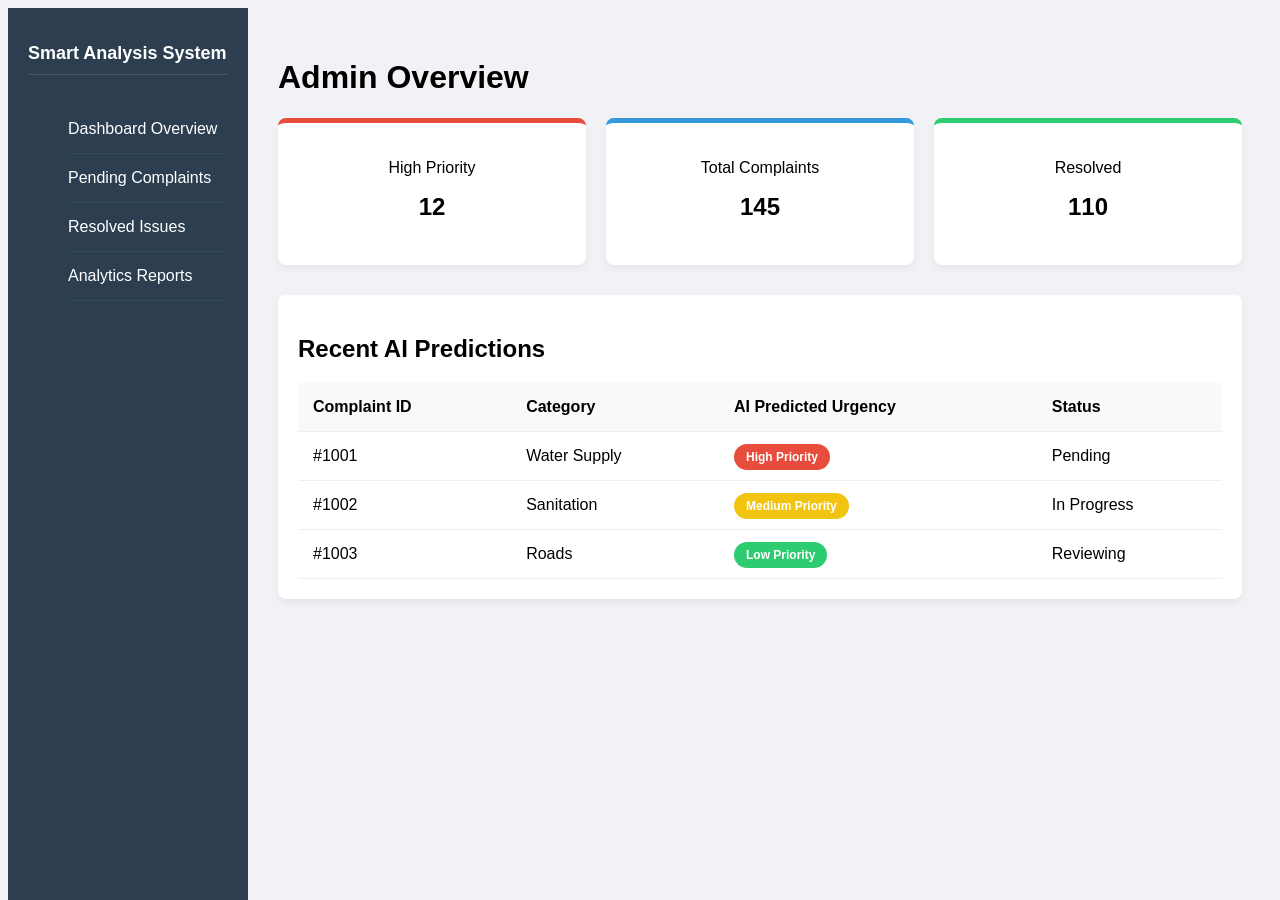
<file: 1fixed-complaint-system/frontend/admin.html>
<!DOCTYPE html>
<html>
<head>
    <title>Admin Dashboard | Smart Analysis System</title>
    <link rel="stylesheet" href="style2.css">
</head>
<body>

    <div class="sidebar">
        <h2>Smart Analysis System</h2>
        <ul>
            <li>Dashboard Overview</li>
            <li>Pending Complaints</li>
            <li>Resolved Issues</li>
            <li>Analytics Reports</li>
        </ul>
    </div>

    <div class="main-content">
        <h1>Admin Overview</h1>
        
        <div class="dashboard-cards">
            <div class="card" style="border-top: 5px solid #e74c3c;">
                <p>High Priority</p>
                <h3>12</h3>
            </div>
            <div class="card" style="border-top: 5px solid #3498db;">
                <p>Total Complaints</p>
                <h3>145</h3>
            </div>
            <div class="card" style="border-top: 5px solid #2ecc71;">
                <p>Resolved</p>
                <h3>110</h3>
            </div>
        </div>

        <div class="table-container">
            <h2>Recent AI Predictions</h2>
            <table>
                <thead>
                    <tr>
                        <th>Complaint ID</th>
                        <th>Category</th>
                        <th>AI Predicted Urgency</th>
                        <th>Status</th>
                    </tr>
                </thead>
                <tbody>
                    <tr>
                        <td>#1001</td>
                        <td>Water Supply</td>
                        <td><span class="priority-badge priority-high">High Priority</span></td>
                        <td>Pending</td>
                    </tr>
                    <tr>
                        <td>#1002</td>
                        <td>Sanitation</td>
                        <td><span class="priority-badge priority-medium">Medium Priority</span></td>
                        <td>In Progress</td>
                    </tr>
                    <tr>
                        <td>#1003</td>
                        <td>Roads</td>
                        <td><span class="priority-badge priority-low">Low Priority</span></td>
                        <td>Reviewing</td>
                    </tr>
                </tbody>
            </table>
        </div>
    </div>

</body>
</html>
</file>
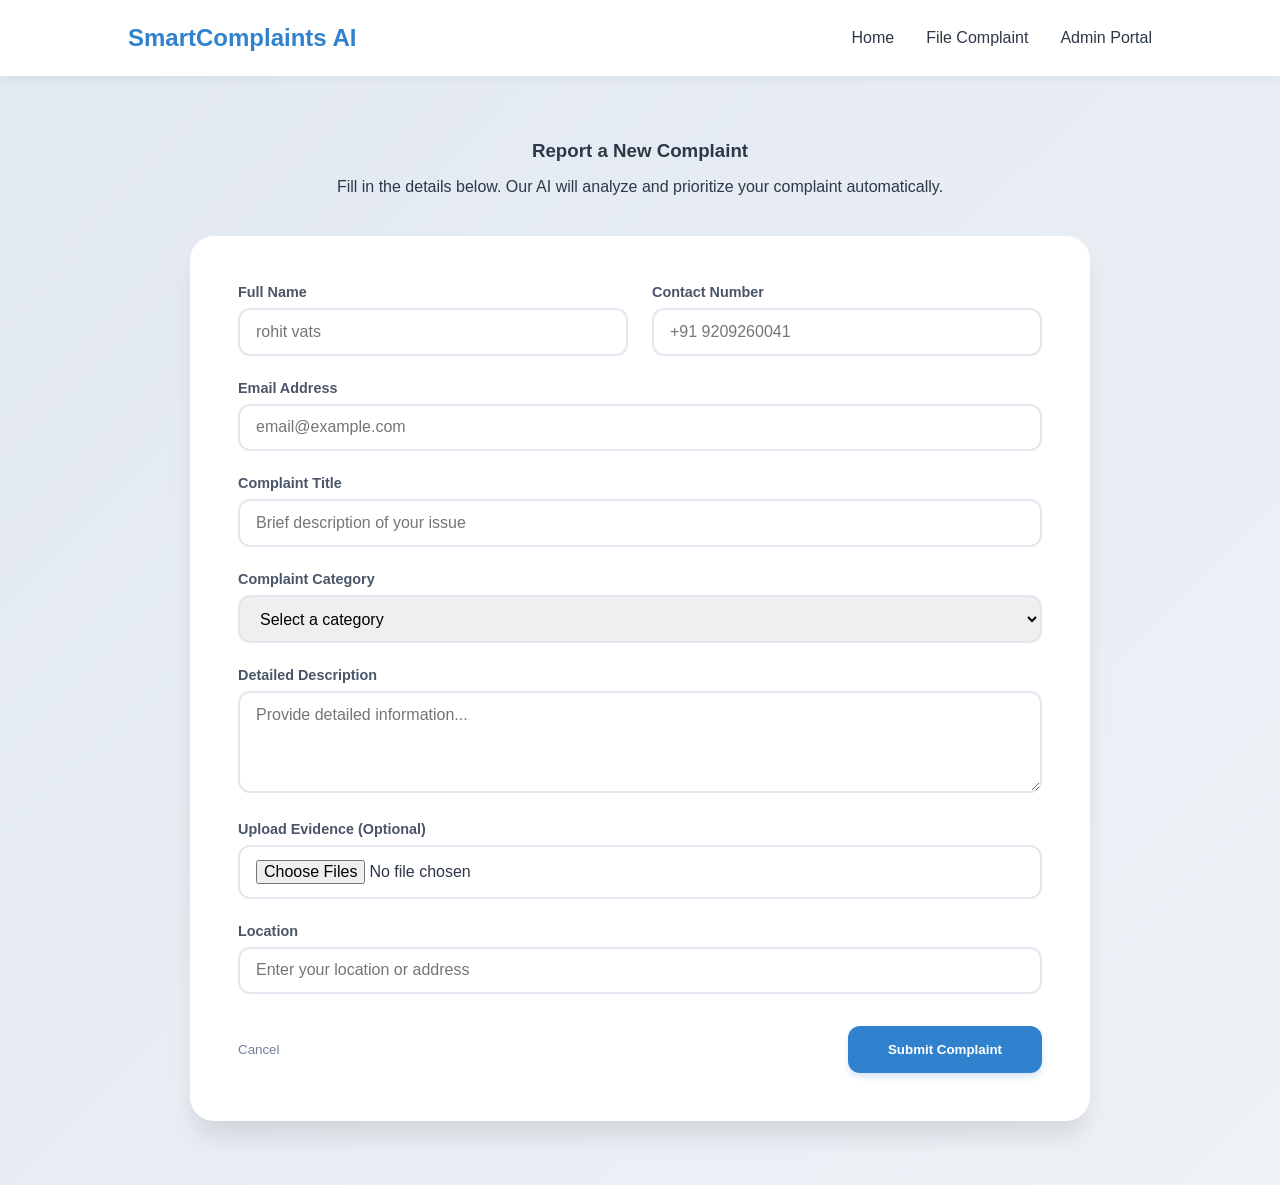
<file: 1fixed-complaint-system/frontend/report.html>
<!DOCTYPE html>
<html>
<head> 
    <title>File a Complaint | SmartComplaints AI</title>
    <link rel="stylesheet" href="style1.css">
</head>
<body>

    <nav>
        <div class="logo">SmartComplaints AI</div>
        <ul class="nav-links">
            <li><a href="index.html">Home</a></li>
            <li><a href="report.html">File Complaint</a></li>
            <li><a href="admin.html">Admin Portal</a></li>
        </ul>
    </nav>

    <section id="report-form" class="py-16">
        <div class="container">
            <div class="text-center mb-8">
                <h3 class="text-3xl font-bold mb-4">Report a New Complaint</h3>
                <p>Fill in the details below. Our AI will analyze and prioritize your complaint automatically.</p>
            </div>
            
            <form id="complaint-form">
                <div class="grid">
                    <div>
                        <label>Full Name</label>
                        <input type="text" placeholder="rohit vats" required>
                    </div>
                    <div>
                        <label>Contact Number</label>
                        <input type="tel" placeholder="+91 9209260041" required>
                    </div>
                    <div class="md:col-span-2">
                        <label>Email Address</label>
                        <input type="email" placeholder="email@example.com" required>
                    </div>
                    <div class="md:col-span-2">
                        <label>Complaint Title</label>
                        <input type="text" placeholder="Brief description of your issue" required>
                    </div>
                    <div class="md:col-span-2">
                        <label>Complaint Category</label>
                        <select required>
                            <option value="">Select a category</option>
                            <option value="infrastructure">Infrastructure & Roads</option>
                            <option value="sanitation">Sanitation & Waste Management</option>
                            <option value="water">Water Supply</option>
                            <option value="electricity">Electricity Issues</option>
                            <option value="security">Public Safety & Security</option>
                            <option value="other">Other</option>
                        </select>
                    </div>
                    <div class="md:col-span-2">
                        <label>Detailed Description</label>
                        <textarea rows="4" placeholder="Provide detailed information..." required></textarea>
                    </div>
                    <div class="md:col-span-2">
                        <label>Upload Evidence (Optional)</label>
                        <input type="file" multiple>
                    </div>
                    <div class="md:col-span-2">
                        <label>Location</label>
                        <input type="text" placeholder="Enter your location or address" required>
                    </div>
                </div>
                
                <div class="mt-8 flex justify-between">
                    <button type="button" id="cancel-btn">Cancel</button>
                    <button type="submit" class="btn-submit">Submit Complaint</button>
                </div>
            </form>
        </div>
    </section>

</body>
</html>
</file>
<file: 1fixed-complaint-system/frontend/style2.css>
<style>
        * { box-sizing: border-box; margin: 0; padding: 0; }
        body { font-family: 'Arial', sans-serif; display: flex; background: #f0f2f5; }

        
      .sidebar {
            width: 200px;
            background: #2c3e50;
            color: white;
            height: 100vh;
            padding: 20px;
            position: fixed;
        }

        .sidebar h2 { font-size: 18px; margin-bottom: 30px; border-bottom: 1px solid #555; padding-bottom: 10px; }

        .sidebar ul { list-style: none; }

        .sidebar li { padding: 15px 0; border-bottom: 1px solid #34495e; cursor: pointer; }
        .sidebar li:hover { color: #3498db; }

        
        .main-content { margin-left: 240px; padding: 30px; width: 100%; }

        .dashboard-cards {
            display: flex;
            gap: 20px;
            margin-bottom: 30px;
            flex-wrap: wrap; 
        }

        .card {
            background: white;
            padding: 20px;
            border-radius: 8px;
            flex: 1;
            min-width: 200px;
            box-shadow: 0 4px 6px rgba(0,0,0,0.05);
            text-align: center;
        }

        .card h3 { font-size: 24px; margin-top: 10px; }

        /* 3. The Results Table */
        .table-container {
            background: white;
            padding: 20px;
            border-radius: 8px;
            box-shadow: 0 4px 6px rgba(0,0,0,0.05);
        }

        table { width: 100%; border-collapse: collapse; margin-top: 15px; }

        th, td { text-align: left; padding: 15px; border-bottom: 1px solid #eee; }

        th { background-color: #f8f9fa; }

        .priority-badge {
            padding: 6px 12px;
            border-radius: 20px;
            font-size: 12px;
            font-weight: bold;
            color: white;
        }

        .priority-high { background-color: #e74c3c; }   /* Red */
        .priority-medium { background-color: #f1c40f; } /* Yellow */
        .priority-low { background-color: #2ecc71; }    /* Green */

        /* 5. Responsive Design (Media Queries) */
        @media (max-width: 768px) {
            .sidebar { width: 100%; height: auto; position: relative; }
            .main-content { margin-left: 0; }
            .dashboard-cards { flex-direction: column; }
        }
    </style>
</file>
<file: 1fixed-complaint-system/frontend/style1.css>
:root {
    --primary: #3182ce;
    --secondary: #2c5282;
    --dark: #2d3748;
    --light-bg: #f7fafc;
    --white: #ffffff;
}

* {
    margin: 0;
    padding: 0;
    box-sizing: border-box;
    font-family: 'Inter', sans-serif;
}

body {
    background: linear-gradient(135deg, #e2e8f0 0%, #edf2f7 100%);
    min-height: 100vh;
    color: var(--dark);
}

nav {
    background: var(--white);
    display: flex;
    justify-content: space-between;
    align-items: center;
    padding: 1.5rem 10%;
    box-shadow: 0 2px 10px rgba(0,0,0,0.05);
    position: sticky;
    top: 0;
    z-index: 100;
}

.logo {
    font-size: 1.5rem;
    font-weight: 800;
    color: var(--primary);
}

.nav-links {
    list-style: none;
    display: flex;
    gap: 2rem;
}

.nav-links a {
    text-decoration: none;
    color: var(--dark);
    font-weight: 500;
    transition: color 0.3s;
}

.nav-links a:hover {
    color: var(--primary);
}

.py-16 { padding-top: 4rem; padding-bottom: 4rem; }
.container { 
    width: 90%; 
    max-width: 900px; 
    margin: 0 auto; 
}

.text-center { text-align: center; }
.mb-8 { margin-bottom: 2.5rem; }
.mb-4 { margin-bottom: 1rem; }

/* 4. Form Styling */
#complaint-form {
    background: var(--white);
    padding: 3rem;
    border-radius: 1.5rem;
    box-shadow: 0 20px 25px -5px rgba(0, 0, 0, 0.1);
}

.grid {
    display: grid;
    grid-template-columns: 1fr 1fr;
    gap: 1.5rem;
}

.md\:col-span-2 { grid-column: span 2; }

label {
    display: block;
    font-size: 0.9rem;
    font-weight: 600;
    margin-bottom: 0.5rem;
    color: #4a5568;
}

input, select, textarea {
    width: 100%;
    padding: 0.8rem 1rem;
    border: 2px solid #e2e8f0;
    border-radius: 0.75rem;
    font-size: 1rem;
    transition: all 0.3s;
}

input:focus, select:focus, textarea:focus {
    outline: none;
    border-color: var(--primary);
    box-shadow: 0 0 0 4px rgba(66, 153, 225, 0.15);
}

.flex { display: flex; }
.justify-between { justify-content: space-between; }
.mt-8 { margin-top: 2rem; }

.btn-submit {
    background-color: var(--primary);
    color: var(--white);
    padding: 1rem 2.5rem;
    border: none;
    border-radius: 0.75rem;
    font-weight: 700;
    cursor: pointer;
    transition: all 0.3s cubic-bezier(0.4, 0, 0.2, 1);
    box-shadow: 0 4px 6px rgba(49, 130, 206, 0.2);
}

.btn-submit:hover {
    background-color: var(--secondary);
    transform: translateY(-3px);
    box-shadow: 0 10px 15px rgba(49, 130, 206, 0.4);
}

.btn-submit:active {
    transform: translateY(0);
}

#cancel-btn {
    background: transparent;
    border: none;
    color: #718096;
    cursor: pointer;
    font-weight: 500;
    transition: color 0.3s;
}

#cancel-btn:hover { color: #2d3748; }

@media (max-width: 768px) {
    .grid { grid-template-columns: 1fr; }
    #complaint-form { padding: 1.5rem; }
}
</file>
